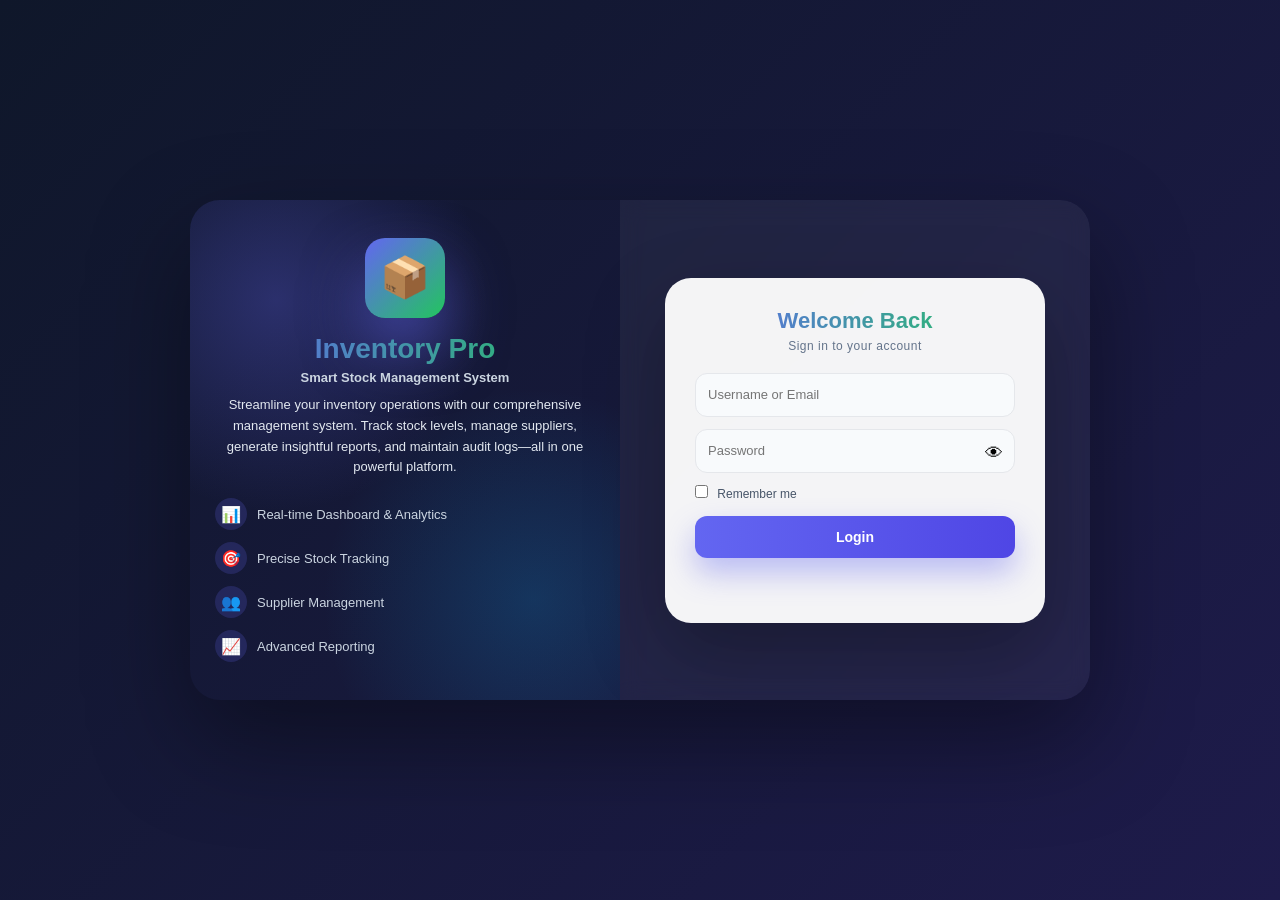
<file: frontend/index.html>
<!doctype html>
<html lang="en">
  <head>
    <meta charset="UTF-8" />
    <meta name="viewport" content="width=device-width, initial-scale=1.0" />
    <title>Login - Inventory Management System</title>
    <script src="js/login.js"></script>

    <style>
      /* RESET */
      * {
        margin: 0;
        padding: 0;
        box-sizing: border-box;
        font-family: "Inter", Arial, sans-serif;
      }

      body {
        min-height: 100vh;
        display: flex;
        background: linear-gradient(135deg, #0f172a, #1e1b4b);
      }

      /* CONTAINER */
      .login-container {
        display: flex;
        width: 85%;
        max-width: 900px;
        height: 500px;
        margin: auto;
        border-radius: 30px;
        overflow: hidden;
        box-shadow: 0 40px 100px rgba(0, 0, 0, 0.4);
      }

      /* LEFT SECTION - PROJECT INFO */
      .project-section {
        flex: 1;
        display: flex;
        flex-direction: column;
        justify-content: center;
        align-items: center;
        padding: 20px 20px;
        color: white;
        position: relative;
        overflow-y: auto;
        overflow-x: hidden;
      }

      .project-section::before {
        content: "";
        position: absolute;
        top: 0;
        left: 0;
        right: 0;
        bottom: 0;
        background:
          radial-gradient(
            circle at 20% 20%,
            rgba(99, 102, 241, 0.3),
            transparent 40%
          ),
          radial-gradient(
            circle at 80% 80%,
            rgba(14, 165, 233, 0.2),
            transparent 40%
          );
        pointer-events: none;
      }

      .project-content {
        position: relative;
        z-index: 1;
        text-align: center;
        animation: fadeInLeft 0.8s ease;
      }

      @keyframes fadeInLeft {
        from {
          opacity: 0;
          transform: translateX(-30px);
        }
        to {
          opacity: 1;
          transform: translateX(0);
        }
      }

      .project-logo {
        width: 80px;
        height: 80px;
        margin: 0 auto 15px;
        border-radius: 20px;
        background: linear-gradient(135deg, #6366f1, #22c55e);
        display: grid;
        place-items: center;
        font-size: 40px;
        color: white;
        box-shadow: 0 30px 60px rgba(99, 102, 241, 0.5);
        animation: float 3s ease-in-out infinite;
      }

      @keyframes float {
        0%,
        100% {
          transform: translateY(0);
        }
        50% {
          transform: translateY(-15px);
        }
      }

      .project-title {
        font-size: 28px;
        font-weight: 900;
        margin-bottom: 5px;
        background: linear-gradient(90deg, #6366f1, #22c55e);
        -webkit-background-clip: text;
        -webkit-text-fill-color: transparent;
      }

      .project-subtitle {
        font-size: 13px;
        font-weight: 600;
        margin-bottom: 10px;
        color: #cbd5e1;
      }

      .project-description {
        font-size: 13px;
        line-height: 1.6;
        color: #e2e8f0;
        max-width: 380px;
        margin: 0 auto 20px;
      }

      .project-features {
        display: flex;
        flex-direction: column;
        gap: 12px;
        margin-top: 15px;
      }

      .feature {
        display: flex;
        align-items: center;
        gap: 10px;
        font-size: 13px;
        color: #cbd5e1;
      }

      .feature-icon {
        width: 32px;
        height: 32px;
        border-radius: 50%;
        background: rgba(99, 102, 241, 0.2);
        display: grid;
        place-items: center;
        font-size: 16px;
        flex-shrink: 0;
      }

      /* RIGHT SECTION - LOGIN FORM */
      .login-section {
        flex: 1;
        display: flex;
        justify-content: center;
        align-items: center;
        padding: 40px;
        background: rgba(255, 255, 255, 0.05);
        backdrop-filter: blur(10px);
      }

      .login-box {
        width: 100%;
        max-width: 380px;
        background: rgba(255, 255, 255, 0.95);
        padding: 30px;
        border-radius: 26px;
        text-align: center;
        box-shadow: 0 30px 80px rgba(0, 0, 0, 0.3);
        animation: fadeInRight 0.8s ease;
      }

      @keyframes fadeInRight {
        from {
          opacity: 0;
          transform: translateX(30px);
        }
        to {
          opacity: 1;
          transform: translateX(0);
        }
      }

      /* BRANDING */
      .login-brand {
        margin-bottom: 20px;
      }

      .login-brand h2 {
        font-size: 22px;
        font-weight: 800;
        background: linear-gradient(90deg, #6366f1, #22c55e);
        -webkit-background-clip: text;
        -webkit-text-fill-color: transparent;
        margin-bottom: 5px;
      }

      .login-brand p {
        font-size: 12px;
        color: #64748b;
        letter-spacing: 0.5px;
      }

      /* INPUTS */
      .input-group {
        margin-bottom: 12px;
      }

      input {
        width: 100%;
        height: 44px;
        border-radius: 12px;
        border: 1px solid #e5e7eb;
        padding: 0 12px;
        font-size: 13px;
        background: #f8fafc;
        outline: none;
        transition: 0.3s;
      }

      input:focus {
        border-color: #6366f1;
        background: white;
        box-shadow: 0 0 0 4px rgba(99, 102, 241, 0.15);
      }

      /* PASSWORD ICON */
      .password-box {
        position: relative;
      }

      .toggle-password {
        position: absolute;
        right: 12px;
        top: 14px;
        cursor: pointer;
        font-size: 18px;
      }

      /* OPTIONS */
      .login-options {
        text-align: left;
        font-size: 12px;
        margin-bottom: 15px;
        color: #475569;
      }

      .login-options input {
        width: auto;
        height: auto;
        margin-right: 6px;
      }

      /* BUTTON */
      button {
        width: 100%;
        height: 42px;
        border-radius: 12px;
        border: none;
        font-weight: bold;
        font-size: 14px;
        color: white;
        cursor: pointer;
        background: linear-gradient(90deg, #6366f1, #4f46e5);
        box-shadow: 0 15px 30px rgba(99, 102, 241, 0.4);
        transition: 0.3s;
        display: flex;
        align-items: center;
        justify-content: center;
        gap: 8px;
      }

      button:hover {
        transform: translateY(-2px);
        box-shadow: 0 20px 40px rgba(99, 102, 241, 0.5);
      }

      button:active {
        transform: translateY(0);
      }

      /* SPINNER */
      .spinner {
        display: none;
        width: 16px;
        height: 16px;
        border: 3px solid white;
        border-top: 3px solid transparent;
        border-radius: 50%;
        animation: spin 0.8s linear infinite;
      }

      @keyframes spin {
        to {
          transform: rotate(360deg);
        }
      }

      /* ERROR */
      #loginError {
        margin-top: 15px;
        font-size: 13px;
        color: #ef4444;
        min-height: 20px;
      }

      /* RESPONSIVE */
      @media (max-width: 768px) {
        .login-container {
          flex-direction: column;
          width: 95%;
          max-width: 100%;
          height: auto;
          margin: 20px auto;
        }

        .project-section {
          padding: 30px 20px;
          min-height: auto;
        }

        .project-logo {
          width: 80px;
          height: 80px;
          font-size: 40px;
        }

        .project-title {
          font-size: 32px;
        }

        .project-subtitle {
          font-size: 18px;
        }

        .project-description {
          font-size: 14px;
        }

        .project-features {
          display: none;
        }

        .login-section {
          min-height: auto;
          background: rgba(255, 255, 255, 0.1);
          padding: 30px 20px;
        }

        .login-box {
          max-width: 100%;
        }
      }
    </style>
  </head>

  <body>
    <div class="login-container">
      <!-- LEFT SECTION - PROJECT INFO -->
      <section class="project-section">
        <div class="project-content">
          <div class="project-logo">📦</div>
          <h1 class="project-title">Inventory Pro</h1>
          <p class="project-subtitle">Smart Stock Management System</p>
          
          <p class="project-description">
            Streamline your inventory operations with our comprehensive management system. Track stock levels, manage suppliers, generate insightful reports, and maintain audit logs—all in one powerful platform.
          </p>

          <div class="project-features">
            <div class="feature">
              <div class="feature-icon">📊</div>
              <span>Real-time Dashboard & Analytics</span>
            </div>
            <div class="feature">
              <div class="feature-icon">🎯</div>
              <span>Precise Stock Tracking</span>
            </div>
            <div class="feature">
              <div class="feature-icon">👥</div>
              <span>Supplier Management</span>
            </div>
            <div class="feature">
              <div class="feature-icon">📈</div>
              <span>Advanced Reporting</span>
            </div>
          </div>
        </div>
      </section>

      <!-- RIGHT SECTION - LOGIN FORM -->
      <section class="login-section">
        <div class="login-box">
          <!-- BRAND -->
          <div class="login-brand">
            <h2>Welcome Back</h2>
            <p>Sign in to your account</p>
          </div>

          <!-- INPUTS -->
          <div class="input-group">
            <input type="text" id="username" placeholder="Username or Email" />
          </div>

          <div class="input-group password-box">
            <input type="password" id="password" placeholder="Password" />
            <span class="toggle-password" onclick="togglePassword()">👁</span>
          </div>

          <div class="login-options">
            <label><input type="checkbox" id="remember" /> Remember me</label>
          </div>

          <!-- BUTTON -->
          <button onclick="login()">
            <span id="btnText">Login</span>
            <span class="spinner" id="spinner"></span>
          </button>

          <p id="loginError"></p>
        </div>
      </section>
    </div>

    <script>
      // Toggle password visibility
      function togglePassword() {
        const pass = document.getElementById("password");
        pass.type = pass.type === "password" ? "text" : "password";
      }
    </script>
  </body>
</html>
</file>
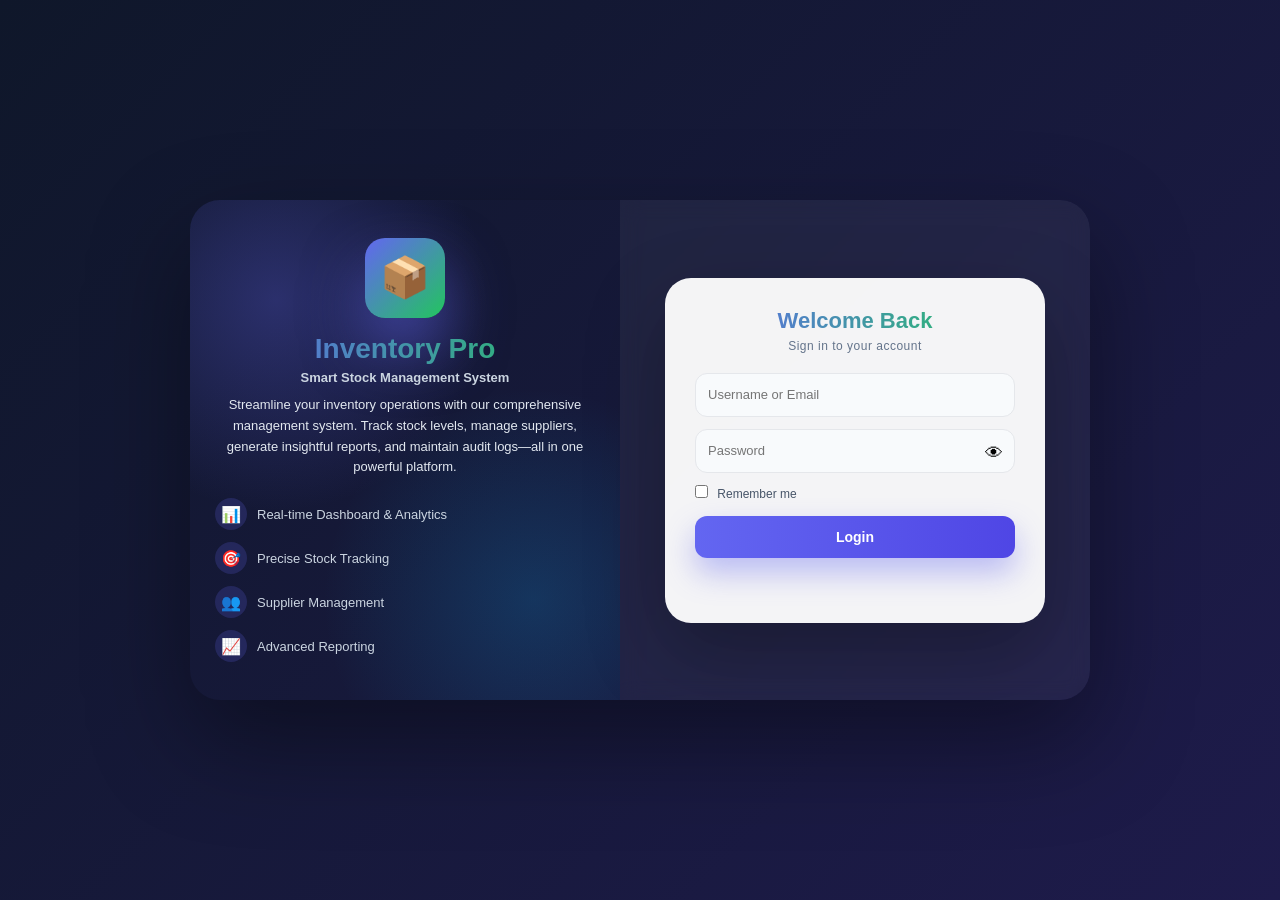
<file: frontend/add-material.html>
<!doctype html>
<html>
  <head>
    <meta charset="UTF-8" />
    <title>Add Product</title>
    <link rel="stylesheet" href="css/style.css" />
  </head>

  <body>
    <script>
      if (!localStorage.getItem("loggedIn")) {
        window.location.href = "index.html";
      }
    </script>

    <div class="layout">
      <aside class="sidebar">
        <h2>📦 Inventory</h2>
        <a href="dashboard.html">Dashboard</a>
        <a href="materials.html">Products</a>
        <a href="stock.html">Stock</a>
        <a href="suppliers.html">Suppliers</a>
        <a href="reports.html">Reports</a>
        <a href="audit_logs.html">Alerts</a>
      </aside>

      <main class="main">
        <div class="topbar">
          <div>
            <h1>Add Product</h1>
            <p>Add new material/product to inventory</p>
          </div>
          <a href="materials.html" class="add-btn">Back</a>
        </div>

        <div class="panel">
          <form id="materialForm" class="material-form">
            <div class="form-grid">
              <div>
                <label>Material Name</label>
                <input type="text" id="material_name" required />
              </div>

              <div>
                <label>Material Type</label>
                <select id="material_type" required>
                  <option value="">Select Type</option>
                  <option value="Inner Pages">Inner Pages</option>
                  <option value="Outer Pages">Outer Pages</option>
                  <option value="Ink">Ink</option>
                  <option value="Shared Material">Shared Material</option>
                </select>
              </div>

              <div>
                <label>Unit</label>
                <input
                  type="text"
                  id="unit"
                  placeholder="ream / kg / litre"
                  required
                />
              </div>

              <div>
                <label>Quantity</label>
                <input type="number" id="quantity" step="0.01" required />
              </div>

              <div>
                <label>Minimum Stock</label>
                <input type="number" id="min_stock" step="0.01" required />
              </div>

              <div>
                <label>Unit Price</label>
                <input type="number" id="unit_price" step="0.01" required />
              </div>

              <div>
                <label>Supplier</label>
                <select id="supplier_id">
                  <option value="">Select Supplier</option>
                </select>
              </div>

              <div>
                <label>Remarks</label>
                <input type="text" id="remarks" />
              </div>
            </div>

            <button type="submit" class="submit-btn">Save Product</button>
          </form>
        </div>
      </main>
    </div>

    <script src="js/api.js"></script>
    <script src="js/add-material.js"></script>
  </body>
</html>
</file>
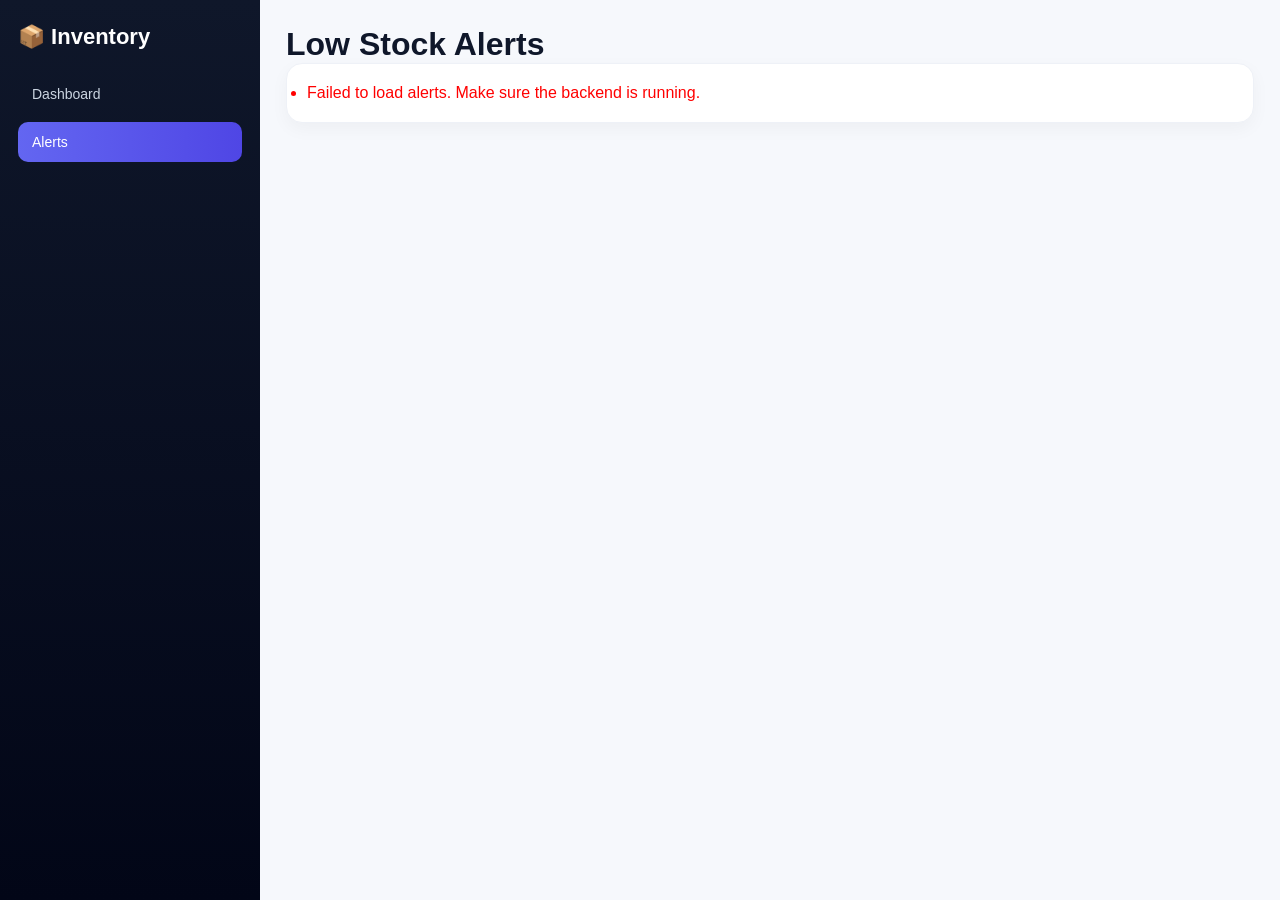
<file: frontend/audit_logs.html>
<!doctype html>
<html>
  <head>
    <title>Alerts</title>
    <link rel="stylesheet" href="css/style.css" />
  </head>

  <body>
    <div class="layout">
      <aside class="sidebar">
        <h2>📦 Inventory</h2>
        <a href="dashboard.html">Dashboard</a>
        <a class="active">Alerts</a>
      </aside>

      <main class="main">
        <h1>Low Stock Alerts</h1>

        <div class="panel">
          <ul id="alerts"></ul>
        </div>
      </main>
    </div>

    <script src="js/api.js"></script>
    <script>
      async function loadAlerts() {
        try {
          const res = await fetch(API_BASE + "/materials");
          if (!res.ok) throw new Error("Failed to load materials");
          const data = await res.json();

          const list = document.getElementById("alerts");
          const lowStockItems = data.filter((m) => m.quantity <= m.min_stock);

          if (lowStockItems.length === 0) {
            list.innerHTML =
              '<li style="color: green;">✓ All items are in stock</li>';
            return;
          }

          lowStockItems.forEach((m) => {
            list.innerHTML += `<li style="color: #f59e0b;">⚠ ${m.material_name} - Current: ${m.quantity}, Min: ${m.min_stock}</li>`;
          });
        } catch (error) {
          console.error("Load alerts error:", error);
          document.getElementById("alerts").innerHTML =
            '<li style="color: red;">Failed to load alerts. Make sure the backend is running.</li>';
        }
      }

      loadAlerts();
    </script>
  </body>
</html>
</file>
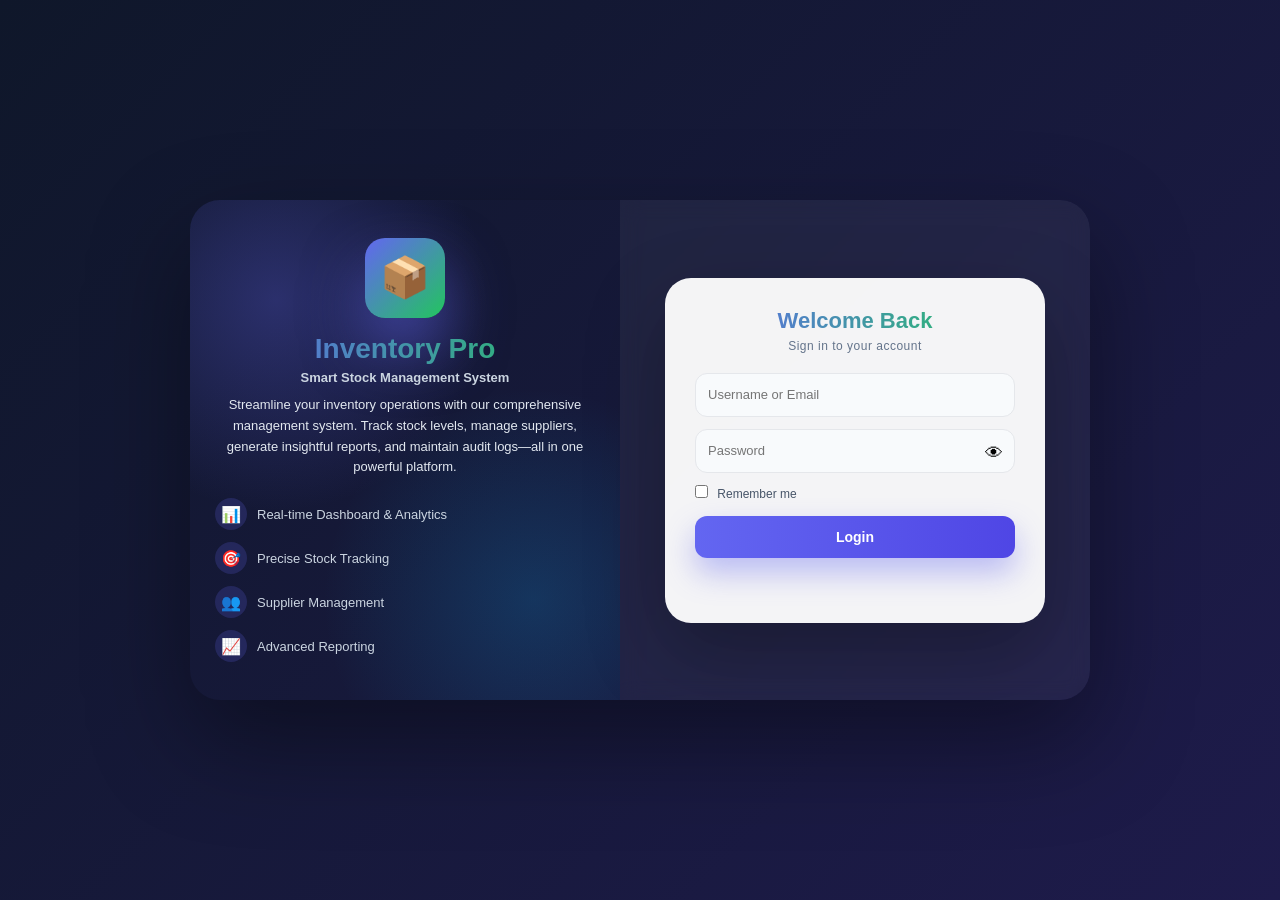
<file: frontend/edit-material.html>
<!doctype html>
<html>
  <head>
    <meta charset="UTF-8" />
    <title>Edit Product</title>
    <link rel="stylesheet" href="css/style.css" />
  </head>

  <body>
    <script>
      if (!localStorage.getItem("loggedIn")) {
        window.location.href = "index.html";
      }
    </script>

    <div class="layout">
      <aside class="sidebar">
        <h2>📦 Inventory</h2>
        <a href="dashboard.html">Dashboard</a>
        <a href="materials.html">Products</a>
        <a href="stock.html">Stock</a>
        <a href="suppliers.html">Suppliers</a>
        <a href="reports.html">Reports</a>
        <a href="audit_logs.html">Alerts</a>
      </aside>

      <main class="main">
        <div class="topbar">
          <div>
            <h1>Edit Product</h1>
            <p>Update material/product details</p>
          </div>
          <a href="materials.html" class="add-btn">Back</a>
        </div>

        <div class="panel">
          <form id="materialForm" class="material-form">
            <div class="form-grid">
              <div>
                <label>Material Name</label>
                <input type="text" id="material_name" required />
              </div>

              <div>
                <label>Material Type</label>
                <select id="material_type" required>
                  <option value="">Select Type</option>
                  <option value="Inner Pages">Inner Pages</option>
                  <option value="Outer Pages">Outer Pages</option>
                  <option value="Ink">Ink</option>
                  <option value="Shared Material">Shared Material</option>
                </select>
              </div>

              <div>
                <label>Unit</label>
                <input
                  type="text"
                  id="unit"
                  placeholder="ream / kg / litre"
                  required
                />
              </div>

              <div>
                <label>Quantity</label>
                <input type="number" id="quantity" step="0.01" required />
              </div>

              <div>
                <label>Minimum Stock</label>
                <input type="number" id="min_stock" step="0.01" required />
              </div>

              <div>
                <label>Unit Price</label>
                <input type="number" id="unit_price" step="0.01" required />
              </div>

              <div>
                <label>Supplier</label>
                <select id="supplier_id">
                  <option value="">Select Supplier</option>
                </select>
              </div>

              <div>
                <label>Remarks</label>
                <input type="text" id="remarks" />
              </div>
            </div>

            <button type="submit" class="submit-btn">Update Product</button>
          </form>
        </div>
      </main>
    </div>

    <script src="js/api.js"></script>
    <script src="js/edit-material.js"></script>
  </body>
</html>
</file>
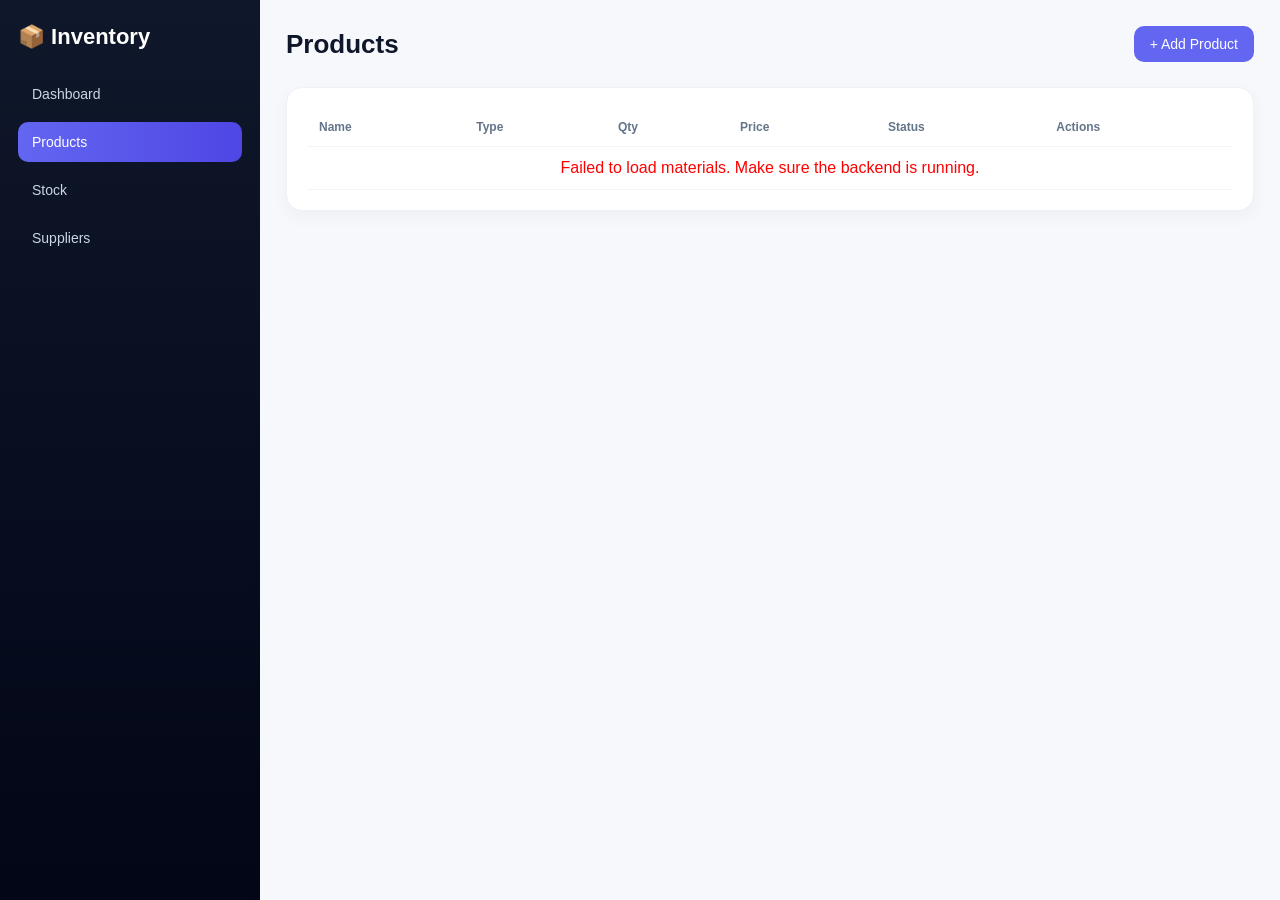
<file: frontend/materials.html>
<!doctype html>
<html>
  <head>
    <title>Products</title>
    <link rel="stylesheet" href="css/style.css" />
  </head>

  <body>
    <div class="layout">
      <!-- Sidebar (same as dashboard) -->
      <aside class="sidebar">
        <h2>📦 Inventory</h2>
        <a href="dashboard.html">Dashboard</a>
        <a class="active">Products</a>
        <a href="stock.html">Stock</a>
        <a href="suppliers.html">Suppliers</a>
      </aside>

      <main class="main">
        <div class="topbar">
          <h1>Products</h1>
          <a href="add-material.html" class="add-btn">+ Add Product</a>
        </div>

        <div class="panel">
          <table>
            <thead>
              <tr>
                <th>Name</th>
                <th>Type</th>
                <th>Qty</th>
                <th>Price</th>
                <th>Status</th>
                <th>Actions</th>
              </tr>
            </thead>
            <tbody id="materialsTable"></tbody>
          </table>
        </div>
      </main>
    </div>

    <script src="js/api.js"></script>
    <script src="js/materials.js"></script>
  </body>
</html>
</file>
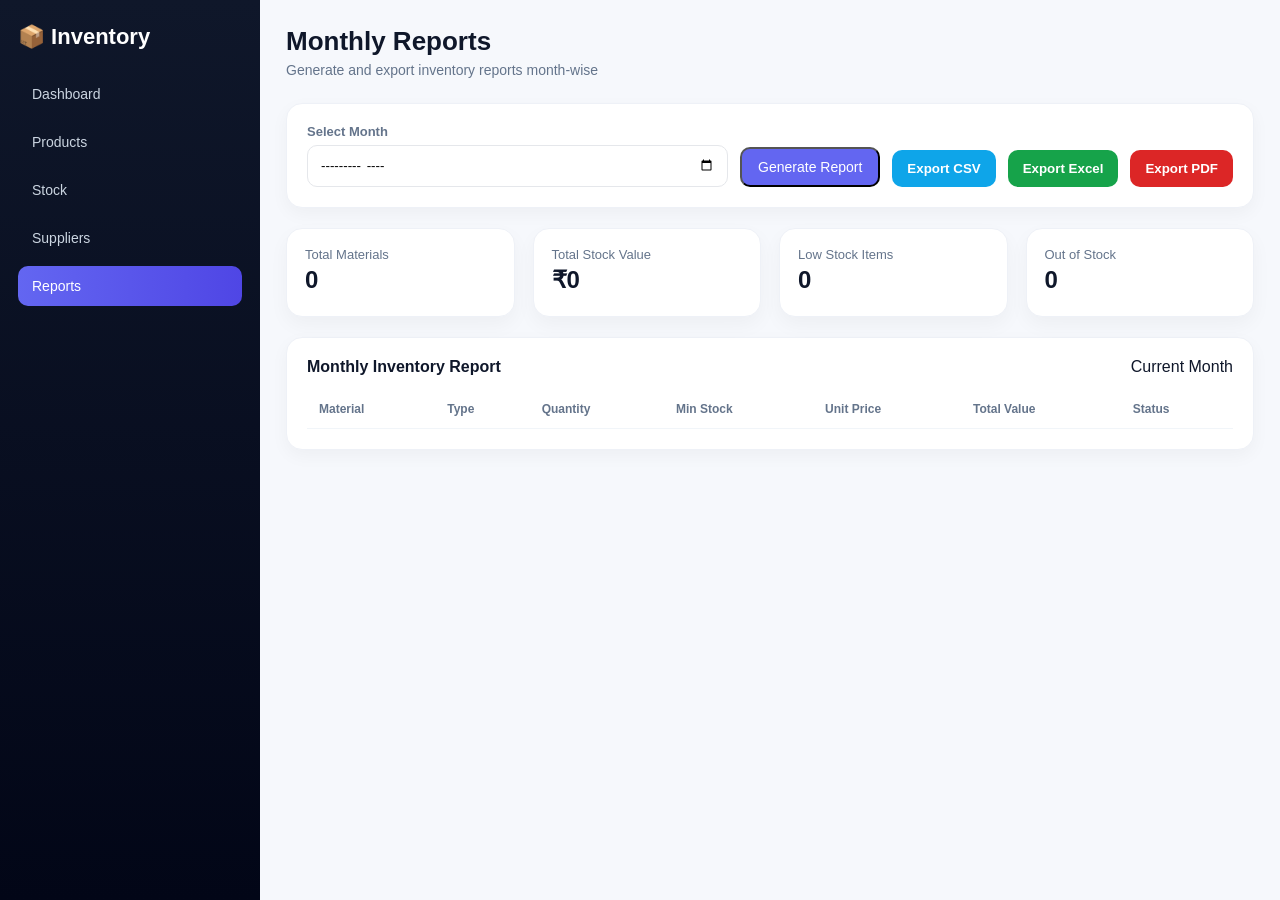
<file: frontend/reports.html>
<!doctype html>
<html>
  <head>
    <title>Reports</title>
    <link rel="stylesheet" href="css/style.css" />
  </head>

  <body>
    <div class="layout">
      <aside class="sidebar">
        <h2>📦 Inventory</h2>
        <a href="dashboard.html">Dashboard</a>
        <a href="materials.html">Products</a>
        <a href="stock.html">Stock</a>
        <a href="suppliers.html">Suppliers</a>
        <a class="active" href="reports.html">Reports</a>
      </aside>

      <main class="main">
        <div class="topbar">
          <div>
            <h1>Monthly Reports</h1>
            <p>Generate and export inventory reports month-wise</p>
          </div>
        </div>

        <div class="panel report-filter">
          <div>
            <label>Select Month</label>
            <input type="month" id="reportMonth" />
          </div>

          <button onclick="generateReport()" class="add-btn">
            Generate Report
          </button>
          <button onclick="exportCSV()" class="export-btn">Export CSV</button>
          <button onclick="exportExcel()" class="export-btn excel">
            Export Excel
          </button>
          <button onclick="exportPDF()" class="export-btn pdf">
            Export PDF
          </button>
        </div>

        <div class="stats">
          <div class="stat-card">
            <div>
              <p>Total Materials</p>
              <h2 id="totalMaterials">0</h2>
            </div>
          </div>

          <div class="stat-card">
            <div>
              <p>Total Stock Value</p>
              <h2 id="totalValue">₹0</h2>
            </div>
          </div>

          <div class="stat-card">
            <div>
              <p>Low Stock Items</p>
              <h2 id="lowStock">0</h2>
            </div>
          </div>

          <div class="stat-card">
            <div>
              <p>Out of Stock</p>
              <h2 id="outStock">0</h2>
            </div>
          </div>
        </div>

        <div class="panel">
          <div class="panel-title">
            <h3>Monthly Inventory Report</h3>
            <span id="selectedMonthText">Current Month</span>
          </div>

          <table>
            <thead>
              <tr>
                <th>Material</th>
                <th>Type</th>
                <th>Quantity</th>
                <th>Min Stock</th>
                <th>Unit Price</th>
                <th>Total Value</th>
                <th>Status</th>
              </tr>
            </thead>
            <tbody id="reportTable"></tbody>
          </table>
        </div>
      </main>
    </div>

    <script src="js/api.js"></script>
    <script src="js/reports.js"></script>
  </body>
</html>
</file>
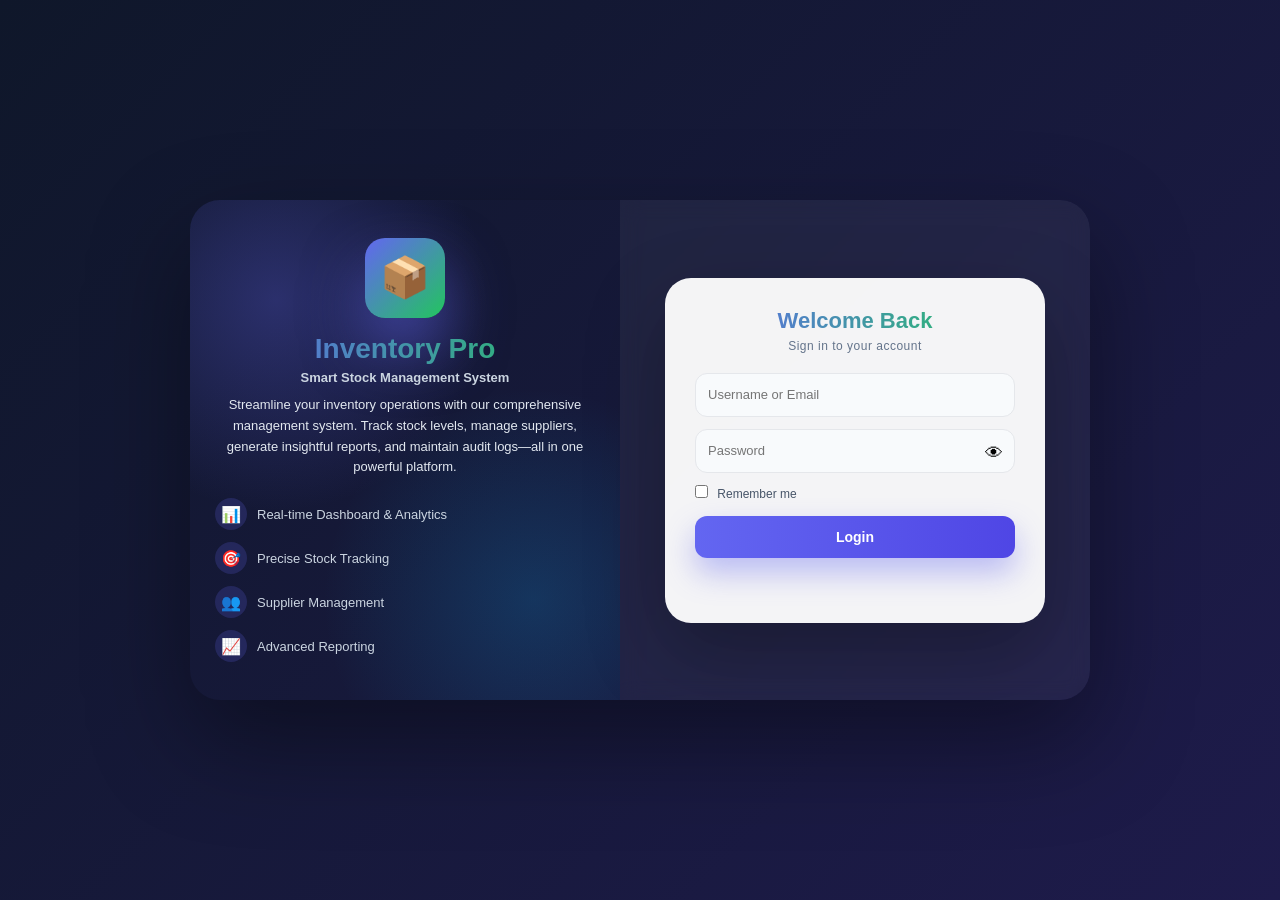
<file: frontend/settings.html>
<!doctype html>
<html lang="en">
  <head>
    <meta charset="UTF-8" />
    <meta name="viewport" content="width=device-width, initial-scale=1.0" />
    <title>Settings - Inventory</title>
    <link rel="stylesheet" href="css/style.css" />
    <script src="js/login.js"></script>
    <script src="js/dashboard.js"></script>
  </head>

  <body>
    <div class="layout">
      <!-- Sidebar -->
      <aside class="sidebar">
        <div class="brand">
          <div class="brand-icon">📦</div>
          <div>
            <h2>Inventory</h2>
            <p>Management System</p>
          </div>
        </div>

        <nav class="menu">
          <a href="dashboard.html">🏠 Dashboard</a>
          <a href="materials.html">📦 Products</a>
          <a href="stock.html">📥 Stock In</a>
          <a href="stock.html">📤 Stock Out</a>
          <a href="#">🧾 Orders</a>
          <a href="suppliers.html">👥 Suppliers</a>
          <a href="reports.html">📊 Reports</a>
          <a href="audit_logs.html">🔔 Alerts</a>
          <a class="active" href="settings.html">⚙ Settings</a>
        </nav>

        <div class="user-box">
          <div class="avatar" id="userAvatar">A</div>
          <div>
            <h4 id="userName">Admin</h4>
            <p id="userRole">Administrator • Online</p>
          </div>
        </div>
      </aside>

      <!-- Main -->
      <main class="main">
        <header class="topbar">
          <div>
            <h1>Settings</h1>
            <p>Manage your account and system preferences</p>
          </div>

          <div class="top-actions">
            <button id="logoutBtn" onclick="logout()" class="logout-btn" title="Logout">🚪</button>
          </div>
        </header>

        <!-- Settings Panels -->
        <section class="panel">
          <h2>Account Settings</h2>
          <div class="form-group">
            <label for="currentPassword">Current Password</label>
            <input type="password" id="currentPassword" placeholder="Enter current password" />
          </div>
          <div class="form-group">
            <label for="newPassword">New Password</label>
            <input type="password" id="newPassword" placeholder="Enter new password" />
          </div>
          <div class="form-group">
            <label for="confirmPassword">Confirm New Password</label>
            <input type="password" id="confirmPassword" placeholder="Confirm new password" />
          </div>
          <button class="btn primary" onclick="changePassword()">Change Password</button>
        </section>

        <section class="panel">
          <h2>System Preferences</h2>
          <div class="form-group">
            <label>
              <input type="checkbox" id="notifications" checked /> Enable Notifications
            </label>
          </div>
          <div class="form-group">
            <label>
              <input type="checkbox" id="autoRefresh" checked /> Auto-refresh Dashboard (Every 5 min)
            </label>
          </div>
          <button class="btn primary" onclick="saveSettings()">Save Settings</button>
        </section>

        <section class="panel">
          <h2>Session Information</h2>
          <div>
            <p><strong>Logged in as:</strong> <span id="sessionUser">--</span></p>
            <p><strong>Role:</strong> <span id="sessionRole">--</span></p>
            <p><strong>Session Timeout:</strong> 30 minutes of inactivity</p>
            <p id="sessionWarning" style="color: #f59e0b; display: none; margin-top: 10px;">⚠️ Your session will expire soon due to inactivity.</p>
            <button class="btn secondary" onclick="logout()" style="margin-top: 10px;">Logout Now</button>
          </div>
        </section>
      </main>
    </div>

    <script>
      // Check login on page load
      if (!checkLogin()) {
        window.location.href = "index.html";
      }

      // Apply role-based access
      applyRoleBasedAccess();

      // Load session info
      document.getElementById("sessionUser").textContent = getUserName();
      document.getElementById("sessionRole").textContent = getUserRole().toUpperCase();

      function changePassword() {
        const current = document.getElementById("currentPassword").value;
        const newPass = document.getElementById("newPassword").value;
        const confirm = document.getElementById("confirmPassword").value;

        if (!current || !newPass || !confirm) {
          alert("❌ Please fill all fields");
          return;
        }

        if (newPass.length < 6) {
          alert("❌ New password must be at least 6 characters");
          return;
        }

        if (newPass !== confirm) {
          alert("❌ New passwords don't match");
          return;
        }

        // In production, this would call an API to verify current password and change it
        localStorage.setItem("passwordChanged", new Date().toISOString());
        alert("✅ Password changed successfully!");
        document.getElementById("currentPassword").value = "";
        document.getElementById("newPassword").value = "";
        document.getElementById("confirmPassword").value = "";
      }

      function saveSettings() {
        const notifications = document.getElementById("notifications").checked;
        const autoRefresh = document.getElementById("autoRefresh").checked;

        localStorage.setItem("notifications", notifications);
        localStorage.setItem("autoRefresh", autoRefresh);

        alert("✅ Settings saved successfully!");
      }

      // Load settings on page load
      document.addEventListener("DOMContentLoaded", () => {
        document.getElementById("notifications").checked = localStorage.getItem("notifications") !== "false";
        document.getElementById("autoRefresh").checked = localStorage.getItem("autoRefresh") !== "false";
      });

      // Setup auto-logout warning
      setTimeout(() => {
        const timeLeft = parseInt(localStorage.getItem(AUTH_EXPIRY_KEY)) - Date.now();
        if (timeLeft > 0 && timeLeft < 5 * 60 * 1000) { // Less than 5 minutes
          document.getElementById("sessionWarning").style.display = "block";
        }
      }, 1000);

      // Apply production-level auth on settings page
      setupSessionTimeout();
      addActivityListeners();
    </script>
  </body>
</html>
</file>
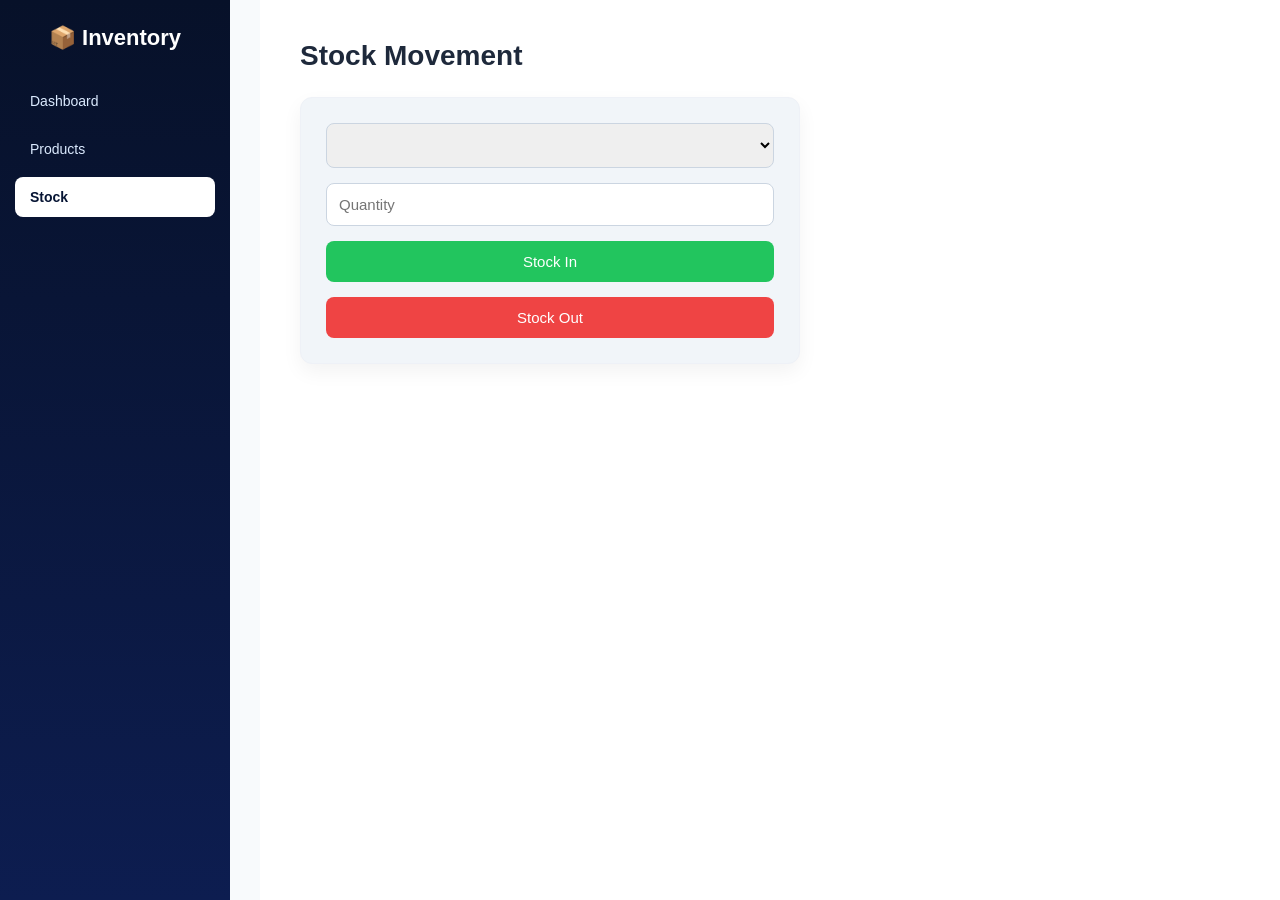
<file: frontend/stock.html>
<!doctype html>
<html>
  <head>
    <title>Stock</title>
    <link rel="stylesheet" href="css/style.css" />
    <style>
      /* RESET */
      * {
        margin: 0;
        padding: 0;
        box-sizing: border-box;
        font-family: "Poppins", sans-serif;
      }

      /* BODY */
      body {
        background: #f8fafc; /* light background */
        color: #1e293b;
      }

      /* LAYOUT */
      .layout {
        display: flex;
        height: 100vh;
      }

      /* SIDEBAR (BLUE) */
      .sidebar {
        width: 230px;
        background: linear-gradient(180deg, #071129, #0d1d50);
        padding: 25px 15px;
        color: #fff;
      }

      .sidebar h2 {
        text-align: center;
        margin-bottom: 30px;
        color: #fff;
      }

      /* SIDEBAR LINKS */
      .sidebar a {
        display: block;
        padding: 12px 15px;
        margin: 8px 0;
        text-decoration: none;
        color: #dbeafe;
        border-radius: 8px;
        transition: 0.3s;
      }

      .sidebar a:hover {
        background: rgba(255, 255, 255, 0.2);
        color: #fff;
      }

      .sidebar a.active {
        background: #fff;
        color: #061433;
        font-weight: 600;
      }

      /* MAIN (WHITE AREA) */
      .main {
        flex: 1;
        padding: 40px;
        background: #ffffff;
      }

      .main h1 {
        margin-bottom: 25px;
        font-size: 28px;
      }

      /* PANEL CARD */
      .panel {
        background: #f1f5f9;
        padding: 25px;
        border-radius: 12px;
        max-width: 500px;
        display: flex;
        flex-direction: column;
        gap: 15px;
        box-shadow: 0 8px 20px rgba(0, 0, 0, 0.05);
      }

      /* INPUTS */
      .panel select,
      .panel input {
        padding: 12px;
        border: 1px solid #cbd5e1;
        border-radius: 8px;
        font-size: 15px;
        outline: none;
      }

      /* BUTTONS */
      .panel button {
        padding: 12px;
        border: none;
        border-radius: 8px;
        font-size: 15px;
        cursor: pointer;
        transition: 0.3s;
      }

      /* STOCK IN */
      .panel button:first-of-type {
        background: #22c55e;
        color: white;
      }

      .panel button:first-of-type:hover {
        background: #16a34a;
      }

      /* STOCK OUT */
      .panel button:last-of-type {
        background: #ef4444;
        color: white;
      }

      .panel button:last-of-type:hover {
        background: #dc2626;
      }

      /* RESPONSIVE */
      @media (max-width: 768px) {
        .layout {
          flex-direction: column;
        }

        .sidebar {
          width: 100%;
          display: flex;
          justify-content: space-around;
          align-items: center;
        }

        .sidebar h2 {
          display: none;
        }

        .sidebar a {
          margin: 0;
        }

        .main {
          padding: 20px;
        }
      }
    </style>
  </head>

  <body>
    <div class="layout">
      <aside class="sidebar">
        <h2>📦 Inventory</h2>
        <a href="dashboard.html">Dashboard</a>
        <a href="materials.html">Products</a>
        <a class="active">Stock</a>
      </aside>

      <main class="main">
        <h1>Stock Movement</h1>

        <div class="panel">
          <select id="material"></select>
          <input type="number" id="qty" placeholder="Quantity" />
          <button onclick="stockIn()">Stock In</button>
          <button onclick="stockOut()">Stock Out</button>
        </div>
      </main>
    </div>

    <script src="js/api.js"></script>
    <script src="js/stock.js"></script>
  </body>
</html>
</file>
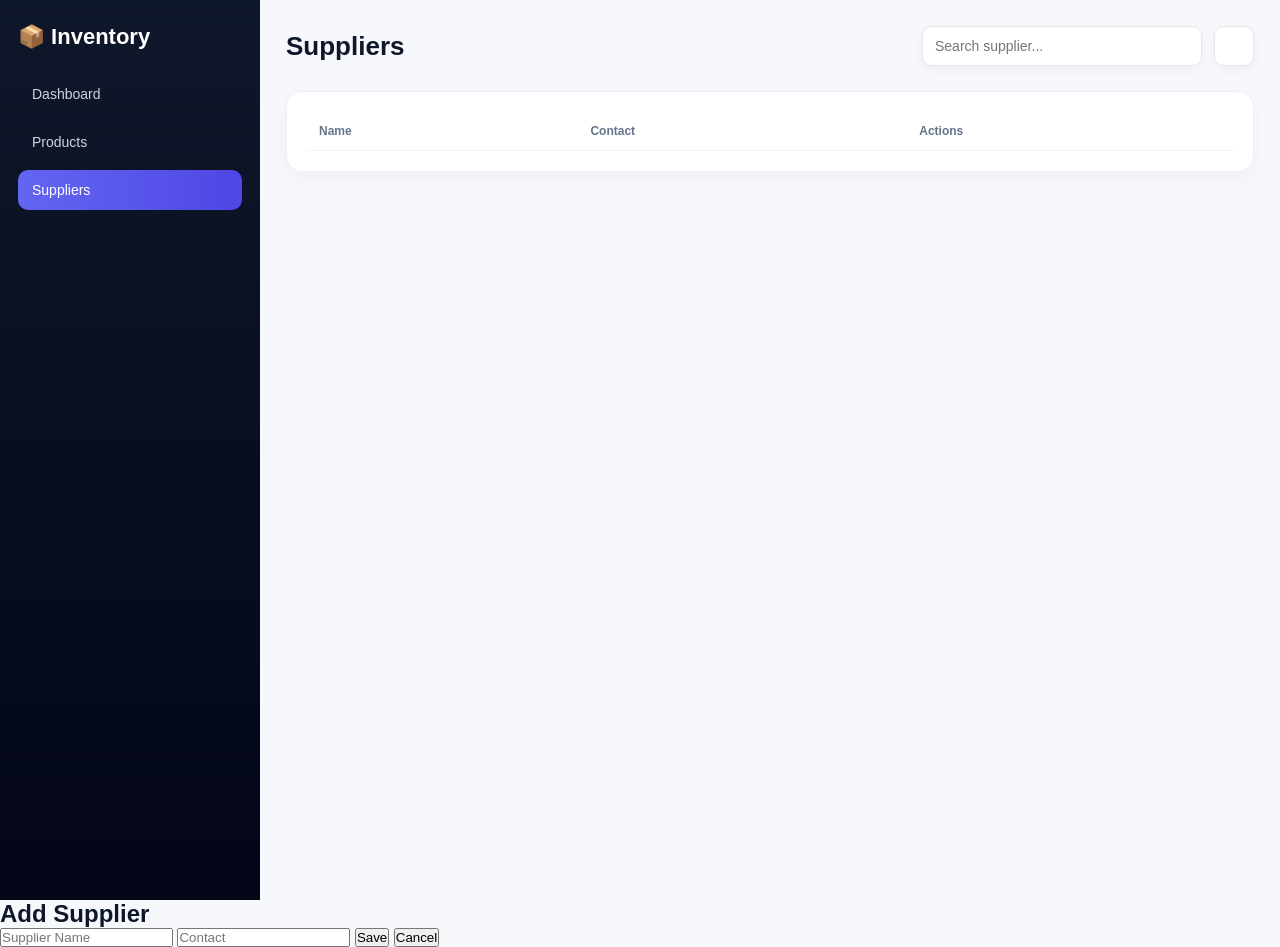
<file: frontend/suppliers.html>
<!doctype html>
<html>
  <head>
    <title>Suppliers</title>
    <link rel="stylesheet" href="css/style.css" />
  </head>

  <body>
    <div class="layout">
      <!-- Sidebar -->
      <aside class="sidebar">
        <h2>📦 Inventory</h2>
        <a href="dashboard.html">Dashboard</a>
        <a href="materials.html">Products</a>
        <a class="active">Suppliers</a>
      </aside>

      <!-- Main -->
      <main class="main">
        <!-- Topbar -->
        <div class="topbar">
          <h1>Suppliers</h1>

          <div class="top-actions">
            <input
              type="text"
              id="searchInput"
              placeholder="Search supplier..."
            />
            <button class="add-btn" onclick="openModal()">+ Add</button>
          </div>
        </div>

        <!-- Table -->
        <div class="panel">
          <table>
            <thead>
              <tr>
                <th>Name</th>
                <th>Contact</th>
                <th>Actions</th>
              </tr>
            </thead>
            <tbody id="supplierTable"></tbody>
          </table>

          <div id="pagination"></div>
        </div>
      </main>
    </div>

    <!-- MODAL -->
    <div id="supplierModal" class="modal">
      <div class="modal-box">
        <h2 id="modalTitle">Add Supplier</h2>

        <input id="supplierName" placeholder="Supplier Name" />
        <input id="supplierContact" placeholder="Contact" />

        <button onclick="saveSupplier()">Save</button>
        <button onclick="closeModal()" class="cancel">Cancel</button>
      </div>
    </div>

    <script src="js/api.js"></script>
    <script src="js/suppliers.js"></script>
  </body>
</html>
</file>
<file: frontend/css/style.css>
/* RESET */
* {
  margin: 0;
  padding: 0;
  box-sizing: border-box;
  font-family: "Inter", Arial, sans-serif;
}

body {
  background: #f6f8fc;
  color: #0f172a;
}

/* LAYOUT */
.layout {
  display: flex;
  min-height: 100vh;
}

/* SIDEBAR */
.sidebar {
  width: 260px;
  background: linear-gradient(180deg, #0f172a, #020617);
  color: white;
  padding: 24px 18px;
  position: fixed;
  height: 100vh;
}

.sidebar h2 {
  margin-bottom: 24px;
  font-size: 22px;
}

.sidebar a {
  display: block;
  padding: 12px 14px;
  border-radius: 10px;
  margin-bottom: 8px;
  color: #cbd5e1;
  text-decoration: none;
  transition: 0.25s;
  font-size: 14px;
  cursor: pointer;
}

.sidebar a:hover,
.sidebar a.active {
  background: linear-gradient(90deg, #6366f1, #4f46e5);
  color: white;
}

/* MAIN */
.main {
  margin-left: 260px;
  padding: 26px;
  width: calc(100% - 260px);
}

/* TOPBAR */
.topbar {
  display: flex;
  justify-content: space-between;
  align-items: center;
  margin-bottom: 25px;
}

.topbar h1 {
  font-size: 26px;
}

.topbar p {
  font-size: 14px;
  color: #64748b;
  margin-top: 5px;
}

.top-actions {
  display: flex;
  gap: 12px;
}

.top-actions input {
  width: 280px;
  flex: 1;
  max-width: 350px;
}

.top-actions input,
.top-actions button {
  height: 40px;
  border-radius: 10px;
  border: 1px solid #e5e7eb;
  background: white;
  padding: 0 12px;
  outline: none;
  box-shadow: 0 4px 12px rgba(0, 0, 0, 0.04);
  font-size: 14px;
  transition: 0.25s;
}

.top-actions input:focus {
  border-color: #6366f1;
  box-shadow: 0 0 0 3px rgba(99, 102, 241, 0.1);
}

.top-actions button {
  cursor: pointer;
  width: 40px;
  padding: 0;
}

/* STATS */
.stats {
  display: grid;
  grid-template-columns: repeat(4, 1fr);
  gap: 18px;
  margin-bottom: 20px;
}

.stat-card {
  background: white;
  border-radius: 16px;
  padding: 18px;
  display: flex;
  gap: 14px;
  align-items: center;
  border: 1px solid #eef1f7;
  box-shadow: 0 8px 20px rgba(0, 0, 0, 0.04);
  transition: 0.3s;
}

.stat-card:hover {
  transform: translateY(-4px);
}

.stat-icon {
  width: 42px;
  height: 42px;
  border-radius: 12px;
  display: grid;
  place-items: center;
  font-size: 18px;
}

.blue {
  background: #e0e7ff;
}
.green {
  background: #dcfce7;
}
.orange {
  background: #ffedd5;
}
.purple {
  background: #ede9fe;
}

.stat-card p {
  font-size: 13px;
  color: #64748b;
}

.stat-card h2 {
  font-size: 24px;
  margin: 4px 0;
}

.up {
  color: #16a34a;
  font-size: 12px;
}
.down {
  color: #ef4444;
  font-size: 12px;
}

/* QUICK ACTION */
.quick-actions {
  display: grid;
  grid-template-columns: repeat(5, 1fr);
  gap: 14px;
  margin-bottom: 20px;
}

.quick-card {
  background: white;
  border-radius: 14px;
  padding: 14px;
  text-decoration: none;
  color: #0f172a;
  border: 1px solid #eef1f7;
  box-shadow: 0 6px 16px rgba(0, 0, 0, 0.04);
  transition: 0.25s;
}

.quick-card:hover {
  transform: translateY(-3px);
}

.quick-card b {
  display: block;
  margin-top: 6px;
}

.quick-card span {
  font-size: 12px;
  color: #64748b;
}

/* PANELS */
.dashboard-grid {
  display: grid;
  grid-template-columns: 3fr 1fr 1fr;
  gap: 16px;
  margin-bottom: 20px;
}

.panel {
  background: white;
  border-radius: 16px;
  padding: 20px;
  border: 1px solid #eef1f7;
  box-shadow: 0 6px 18px rgba(0, 0, 0, 0.04);
}

.panel-title {
  display: flex;
  justify-content: space-between;
  margin-bottom: 14px;
}

.panel-title h3 {
  font-size: 16px;
}

.panel canvas {
  width: 100% !important;
  height: 250px !important;
}

/* ACTIVITIES */
.activities {
  list-style: none;
}

.activities li {
  padding: 10px 0;
  border-bottom: 1px solid #f1f5f9;
}

.activities small {
  display: block;
  font-size: 12px;
  color: #64748b;
}

/* BUTTONS */
.add-btn {
  background: #6366f1;
  color: white;
  padding: 10px 16px;
  border-radius: 10px;
  text-decoration: none;
  font-size: 14px;
}

.outline-btn {
  display: block;
  text-align: center;
  border: 1px solid #6366f1;
  padding: 10px;
  margin-top: 15px;
  border-radius: 10px;
  color: #6366f1;
}

/* TABLE */
table {
  width: 100%;
  border-collapse: collapse;
}

th,
td {
  padding: 12px;
  border-bottom: 1px solid #f1f5f9;
  text-align: left;
}

th {
  color: #64748b;
  font-size: 12px;
}

.badge {
  padding: 5px 10px;
  border-radius: 20px;
  font-size: 12px;
  font-weight: bold;
}

.badge.stock {
  background: #dcfce7;
  color: #15803d;
}

.badge.low {
  background: #ffedd5;
  color: #c2410c;
}

.badge.out {
  background: #fee2e2;
  color: #dc2626;
}

/* ACTION BUTTONS */
.action-buttons {
  display: flex;
  gap: 8px;
}

.edit-btn,
.delete-btn {
  padding: 6px 10px;
  border: none;
  border-radius: 6px;
  font-size: 14px;
  cursor: pointer;
  transition: 0.2s;
  background: #f1f5f9;
  color: #0f172a;
}

.edit-btn:hover {
  background: #6366f1;
  color: white;
}

.delete-btn:hover {
  background: #ef4444;
  color: white;
}

/* LOGIN */
.login-body {
  display: flex;
  justify-content: center;
  align-items: center;
  height: 100vh;
  background: linear-gradient(135deg, #6366f1, #4f46e5);
}

.login-box {
  background: white;
  padding: 28px;
  border-radius: 14px;
  width: 320px;
  box-shadow: 0 10px 25px rgba(0, 0, 0, 0.1);
}

.login-box input {
  width: 100%;
  padding: 10px;
  margin-top: 10px;
}

.login-box button {
  width: 100%;
  margin-top: 15px;
  padding: 10px;
  background: #6366f1;
  color: white;
  border: none;
  border-radius: 10px;
}
.material-form label {
  display: block;
  font-size: 13px;
  color: #64748b;
  margin-bottom: 6px;
  font-weight: 600;
}

.form-grid {
  display: grid;
  grid-template-columns: repeat(2, 1fr);
  gap: 18px;
}

.form-grid input,
.form-grid select {
  width: 100%;
  height: 42px;
  border: 1px solid #e5e7eb;
  border-radius: 10px;
  padding: 0 12px;
  outline: none;
}

.form-grid input:focus,
.form-grid select:focus {
  border-color: #6366f1;
  box-shadow: 0 0 0 3px rgba(99, 102, 241, 0.12);
}

.submit-btn {
  margin-top: 22px;
  background: #6366f1;
  color: white;
  border: none;
  padding: 12px 18px;
  border-radius: 10px;
  font-weight: bold;
  cursor: pointer;
}

.submit-btn:hover {
  background: #4f46e5;
}

.login-subtitle {
  color: #64748b;
  margin-bottom: 15px;
}

@media (max-width: 700px) {
  .form-grid {
    grid-template-columns: 1fr;
  }
}
/* RESPONSIVE */
@media (max-width: 1000px) {
  .stats,
  .quick-actions,
  .dashboard-grid {
    grid-template-columns: 1fr;
  }

  .sidebar {
    position: relative;
    width: 100%;
    height: auto;
  }

  .main {
    margin-left: 0;
    width: 100%;
  }
}
/* ===== ULTRA PREMIUM LOGIN PAGE ===== */

.login-body {
  min-height: 100vh;
  display: flex;
  justify-content: center;
  align-items: center;
  background:
    radial-gradient(
      circle at 20% 20%,
      rgba(99, 102, 241, 0.4),
      transparent 40%
    ),
    radial-gradient(
      circle at 80% 80%,
      rgba(14, 165, 233, 0.35),
      transparent 40%
    ),
    linear-gradient(135deg, #0f172a, #1e1b4b);
  overflow: hidden;
}

/* FLOATING BACKGROUND CIRCLES */
.login-body::before,
.login-body::after {
  content: "";
  position: absolute;
  width: 280px;
  height: 280px;
  border-radius: 50%;
  background: rgba(255, 255, 255, 0.05);
  animation: float 8s infinite ease-in-out;
}

.login-body::before {
  top: -80px;
  left: -80px;
}

.login-body::after {
  bottom: -80px;
  right: -80px;
  animation-delay: 3s;
}

@keyframes float {
  0%,
  100% {
    transform: translateY(0);
  }
  50% {
    transform: translateY(-20px);
  }
}

/* LOGIN BOX */
.login-box {
  width: 400px;
  background: rgba(255, 255, 255, 0.95);
  padding: 36px;
  border-radius: 26px;
  text-align: center;
  backdrop-filter: blur(12px);
  box-shadow: 0 30px 80px rgba(0, 0, 0, 0.3);
  border: 1px solid rgba(255, 255, 255, 0.4);
  animation: fadeUp 0.6s ease;
  position: relative;
  z-index: 1;
}

@keyframes fadeUp {
  from {
    opacity: 0;
    transform: translateY(30px) scale(0.95);
  }
  to {
    opacity: 1;
    transform: translateY(0) scale(1);
  }
}

/* TITLE */
.login-box h2 {
  font-size: 32px;
  margin-bottom: 6px;
  color: #111827;
  letter-spacing: 0.5px;
}

.login-subtitle {
  font-size: 14px;
  color: #64748b;
  margin-bottom: 28px;
}

/* INPUTS */
.login-box input {
  width: 100%;
  height: 50px;
  border-radius: 16px;
  border: 1px solid #e5e7eb;
  padding: 0 16px;
  margin-bottom: 14px;
  font-size: 14px;
  outline: none;
  background: #f8fafc;
  transition: 0.3s;
}

.login-box input:focus {
  background: white;
  border-color: #6366f1;
  box-shadow: 0 0 0 4px rgba(99, 102, 241, 0.15);
  transform: scale(1.02);
}

/* BUTTON */
.login-box button {
  width: 100%;
  height: 50px;
  border-radius: 16px;
  border: none;
  font-weight: 700;
  font-size: 15px;
  color: white;
  cursor: pointer;
  background: linear-gradient(90deg, #6366f1, #4f46e5);
  box-shadow: 0 14px 30px rgba(99, 102, 241, 0.4);
  transition: 0.3s;
  position: relative;
  overflow: hidden;
}

/* BUTTON HOVER */
.login-box button:hover {
  transform: translateY(-2px);
  box-shadow: 0 20px 40px rgba(99, 102, 241, 0.5);
}

/* BUTTON GLOW EFFECT */
.login-box button::after {
  content: "";
  position: absolute;
  width: 0;
  height: 0;
  background: rgba(255, 255, 255, 0.3);
  border-radius: 50%;
  left: 50%;
  top: 50%;
  transform: translate(-50%, -50%);
  transition: 0.5s;
}

.login-box button:hover::after {
  width: 300px;
  height: 300px;
}

/* ERROR */
#loginError {
  margin-top: 14px;
  font-size: 13px;
  color: #ef4444;
  animation: shake 0.3s ease;
}

/* SHAKE ERROR */
@keyframes shake {
  0% {
    transform: translateX(0);
  }
  25% {
    transform: translateX(-5px);
  }
  50% {
    transform: translateX(5px);
  }
  75% {
    transform: translateX(-5px);
  }
  100% {
    transform: translateX(0);
  }
}

/* SMALL RESPONSIVE */
@media (max-width: 500px) {
  .login-box {
    width: 90%;
    padding: 28px;
  }
}

/* ===== HOME PAGE NAVBAR ===== */
.navbar {
  display: flex;
  justify-content: space-between;
  align-items: center;
  background: linear-gradient(90deg, #0f172a, #1e293b);
  color: white;
  padding: 16px 40px;
  box-shadow: 0 4px 12px rgba(0, 0, 0, 0.15);
  position: sticky;
  top: 0;
  z-index: 100;
}

.navbar h2 {
  font-size: 24px;
  font-weight: bold;
  margin: 0;
}

.nav-links {
  display: flex;
  gap: 24px;
  align-items: center;
}

.nav-links a {
  color: white;
  text-decoration: none;
  font-size: 14px;
  transition: 0.3s;
  padding: 8px 12px;
  border-radius: 6px;
}

.nav-links a:hover {
  background: rgba(99, 102, 241, 0.2);
  color: #6366f1;
}

.logout-btn {
  /* background: #ef4444; */
  color: white;
  border: none;
  padding: 10px 18px;
  border-radius: 8px;
  cursor: pointer;
  font-size: 14px;
  transition: 0.3s;
}

.logout-btn:hover {
  background: #dc2626;
  transform: translateY(-2px);
}

/* ===== HOME PAGE CONTAINER ===== */
.container {
  max-width: 1200px;
  margin: 0 auto;
  padding: 40px 20px;
}

/* ===== HERO SECTION ===== */
.hero {
  text-align: center;
  padding: 60px 20px;
  background: linear-gradient(
    135deg,
    rgba(99, 102, 241, 0.1),
    rgba(59, 130, 246, 0.1)
  );
  border-radius: 20px;
  margin-bottom: 60px;
}

.hero-text h1 {
  font-size: 42px;
  margin-bottom: 16px;
  color: #0f172a;
  letter-spacing: -1px;
}

.hero-text p {
  font-size: 16px;
  color: #64748b;
  margin-bottom: 24px;
  line-height: 1.6;
  max-width: 600px;
  margin-left: auto;
  margin-right: auto;
}

.hero-buttons {
  display: flex;
  gap: 16px;
  justify-content: center;
  flex-wrap: wrap;
}

.btn-primary {
  background: linear-gradient(90deg, #6366f1, #4f46e5);
  color: white;
  padding: 14px 32px;
  border-radius: 10px;
  text-decoration: none;
  font-weight: bold;
  transition: 0.3s;
  display: inline-block;
  box-shadow: 0 10px 25px rgba(99, 102, 241, 0.3);
}

.btn-primary:hover {
  transform: translateY(-3px);
  box-shadow: 0 15px 35px rgba(99, 102, 241, 0.4);
}

.btn-secondary {
  background: white;
  color: #6366f1;
  border: 2px solid #6366f1;
  padding: 12px 32px;
  border-radius: 10px;
  text-decoration: none;
  font-weight: bold;
  transition: 0.3s;
  display: inline-block;
}

.btn-secondary:hover {
  background: #f0f4ff;
  transform: translateY(-3px);
}

/* ===== SECTION TITLE ===== */
.section-title {
  font-size: 28px;
  font-weight: bold;
  color: #0f172a;
  margin-bottom: 30px;
  text-align: center;
}

/* ===== CARDS SECTION ===== */
.cards {
  display: grid;
  grid-template-columns: repeat(auto-fit, minmax(250px, 1fr));
  gap: 24px;
  margin-bottom: 60px;
}

.card {
  background: white;
  border-radius: 14px;
  padding: 24px;
  border: 1px solid #eef1f7;
  box-shadow: 0 4px 12px rgba(0, 0, 0, 0.05);
  transition: 0.3s;
  text-decoration: none;
}

.card:hover {
  transform: translateY(-8px);
  box-shadow: 0 12px 24px rgba(0, 0, 0, 0.1);
}

.card h3 {
  font-size: 18px;
  color: #0f172a;
  margin-bottom: 10px;
}

.card-text {
  font-size: 14px;
  color: #64748b;
  margin-bottom: 16px;
  line-height: 1.5;
}

.card-link {
  display: inline-block;
  color: #6366f1;
  text-decoration: none;
  font-weight: bold;
  transition: 0.3s;
  margin-top: 12px;
}

.card-link:hover {
  color: #4f46e5;
  transform: translateX(4px);
}

/* ===== INFO BOX ===== */
.info-box {
  background: linear-gradient(135deg, #f0f4ff, #f0f9ff);
  border-left: 4px solid #6366f1;
  padding: 24px;
  border-radius: 10px;
  margin-top: 40px;
}

.info-box h3 {
  color: #0f172a;
  margin-bottom: 14px;
  font-size: 18px;
}

.info-box ul {
  list-style: none;
  padding: 0;
}

.info-box li {
  color: #475569;
  padding: 8px 0;
  padding-left: 24px;
  position: relative;
}

.info-box li::before {
  content: "✓";
  position: absolute;
  left: 0;
  color: #22c55e;
  font-weight: bold;
}

/* ===== SIDEBAR BRAND ===== */
.brand {
  display: flex;
  gap: 12px;
  align-items: center;
  margin-bottom: 30px;
  padding: 10px;
  background: rgba(99, 102, 241, 0.1);
  border-radius: 10px;
}

.brand-icon {
  font-size: 28px;
  width: 40px;
  height: 40px;
  display: flex;
  align-items: center;
  justify-content: center;
}

.brand h2 {
  margin: 0;
  font-size: 18px;
  color: white;
}

.brand p {
  margin: 2px 0 0;
  font-size: 12px;
  color: #cbd5e1;
}

/* ===== USER BOX ===== */
.user-box {
  background: rgba(99, 102, 241, 0.15);
  border-radius: 12px;
  padding: 12px;
  display: flex;
  gap: 10px;
  align-items: center;
  margin-top: 20px;
}

.avatar {
  width: 36px;
  height: 36px;
  border-radius: 50%;
  background: #6366f1;
  color: white;
  display: flex;
  align-items: center;
  justify-content: center;
  font-weight: bold;
  font-size: 14px;
}

.user-box h4 {
  margin: 0;
  font-size: 14px;
  color: white;
}

.user-box p {
  margin: 2px 0 0;
  font-size: 11px;
  color: #cbd5e1;
}

/* ===== COLOR VARIANTS ===== */
.cyan {
  background: #e0f7fa;
}

/* ===== PRODUCT PANEL ===== */
.product-panel {
  grid-column: 1 / -1;
}

.stock-panel {
  grid-column: 1 / -1;
}

/* ===== ROLE BADGE ===== */
.role-badge {
  display: inline-block;
  padding: 4px 12px;
  border-radius: 20px;
  font-size: 11px;
  font-weight: bold;
  margin-left: 8px;
}

.role-badge.superadmin {
  background: #dbeafe;
  color: #1e40af;
}

.role-badge.admin {
  background: #fed7aa;
  color: #92400e;
}

.role-badge.user {
  background: #e0e7ff;
  color: #3730a3;
}

/* ===== RESPONSIVE ===== */
@media (max-width: 768px) {
  .navbar {
    flex-direction: column;
    gap: 16px;
    padding: 16px 20px;
  }

  .nav-links {
    gap: 12px;
    flex-wrap: wrap;
    justify-content: center;
  }

  .hero-text h1 {
    font-size: 32px;
  }

  .hero-text p {
    font-size: 14px;
  }

  .hero-buttons {
    flex-direction: column;
  }

  .btn-primary,
  .btn-secondary {
    width: 100%;
    text-align: center;
  }

  .cards {
    grid-template-columns: 1fr;
  }

  .quick-actions {
    grid-template-columns: repeat(2, 1fr);
  }

  .dashboard-grid {
    grid-template-columns: 1fr;
  }
}
.logout-btn {
  background: linear-gradient(90deg, hsl(248, 83%, 19%), #130e4f);
  width: 100px;
  color: white;
  border: none;
  padding: 8px 14px;
  border-radius: 10px;
  cursor: pointer;
  font-weight: bold;
}

.logout-btn:hover {
  transform: translateY(-2px);
}
.report-filter {
  display: grid;
  grid-template-columns: 1.3fr repeat(4, auto);
  gap: 12px;
  align-items: end;
  margin-bottom: 20px;
}

.report-filter label {
  display: block;
  font-size: 13px;
  color: #64748b;
  margin-bottom: 6px;
  font-weight: 600;
}

.report-filter input {
  width: 100%;
  height: 42px;
  border: 1px solid #e5e7eb;
  border-radius: 10px;
  padding: 0 12px;
  outline: none;
}

.export-btn {
  background: #0ea5e9;
  color: white;
  border: none;
  padding: 11px 15px;
  border-radius: 10px;
  font-weight: 600;
  cursor: pointer;
}

.export-btn.excel {
  background: #16a34a;
}

.export-btn.pdf {
  background: #dc2626;
}

@media print {
  .sidebar,
  .topbar,
  .report-filter {
    display: none;
  }

  .main {
    margin-left: 0;
    width: 100%;
  }

  body {
    background: white;
  }

  .panel,
  .stat-card {
    box-shadow: none;
    border: 1px solid #ddd;
  }
}

@media (max-width: 900px) {
  .report-filter {
    grid-template-columns: 1fr;
  }
}
</file>
